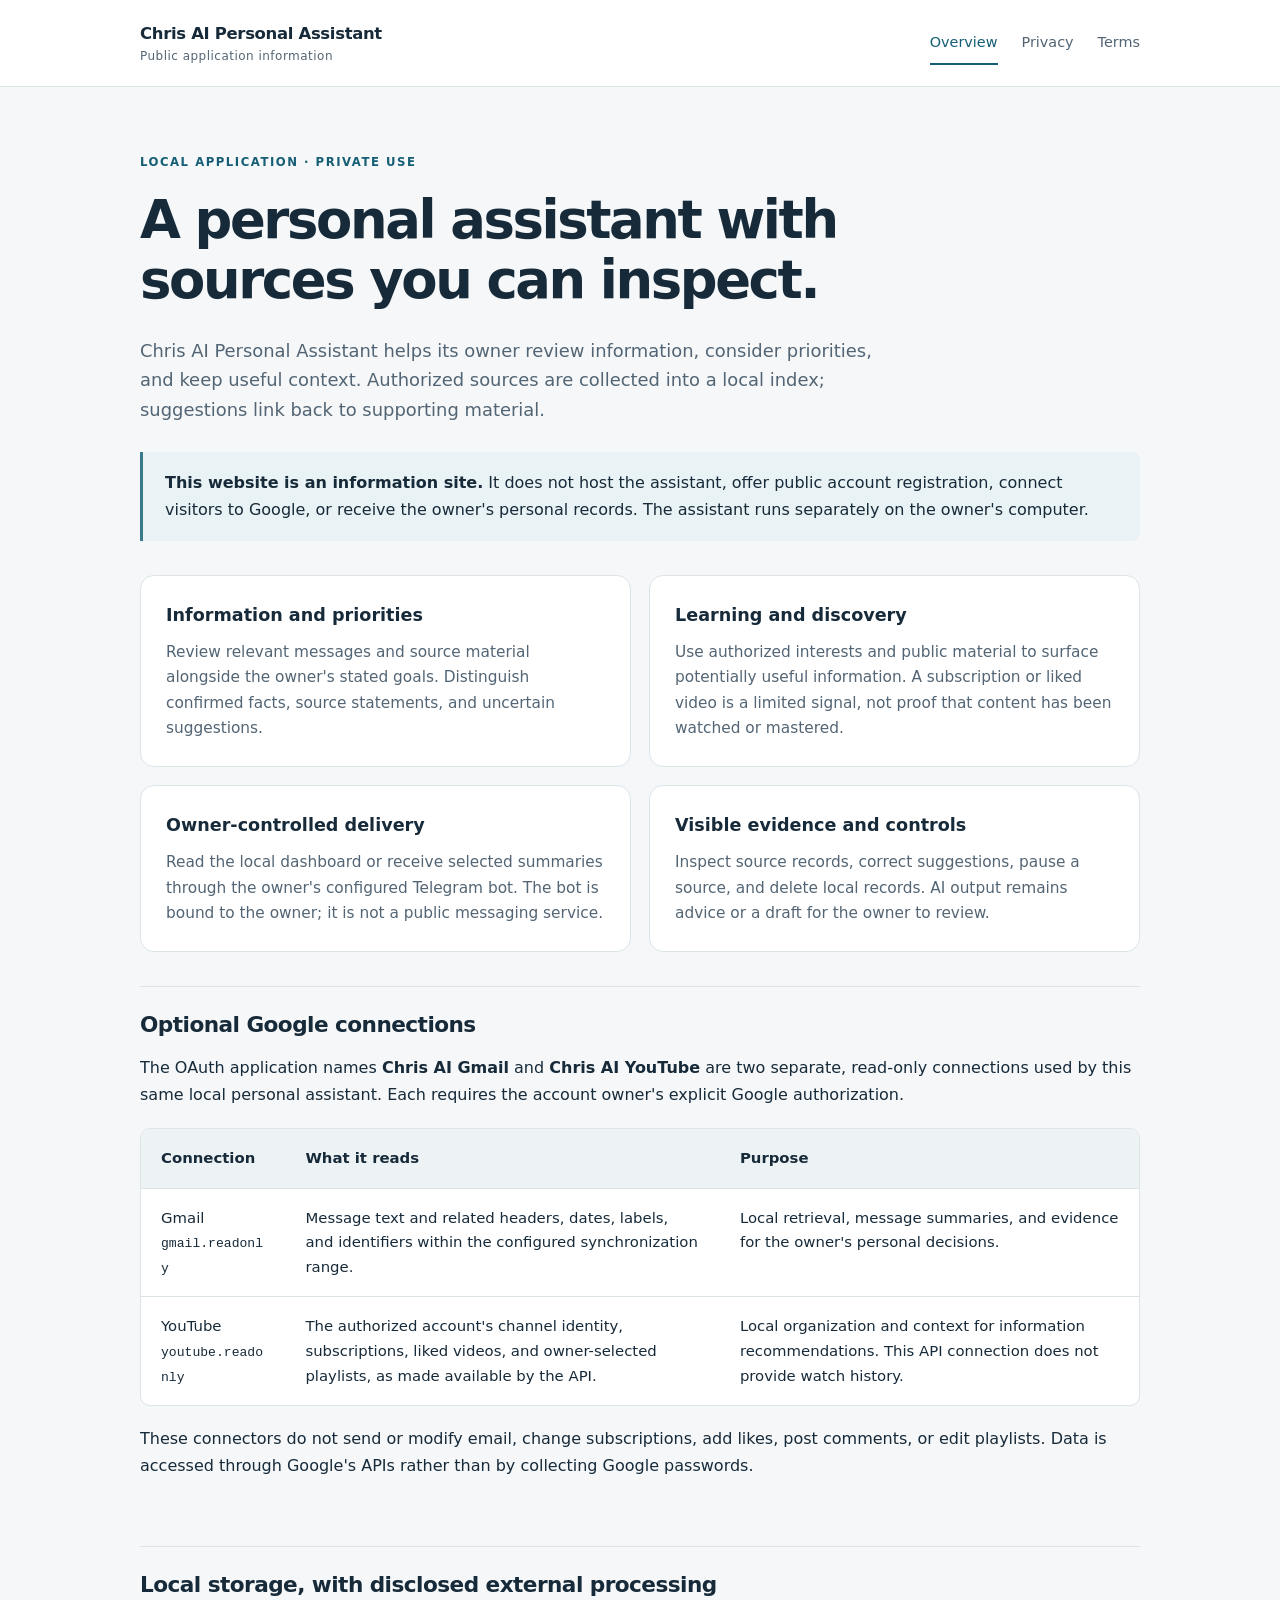
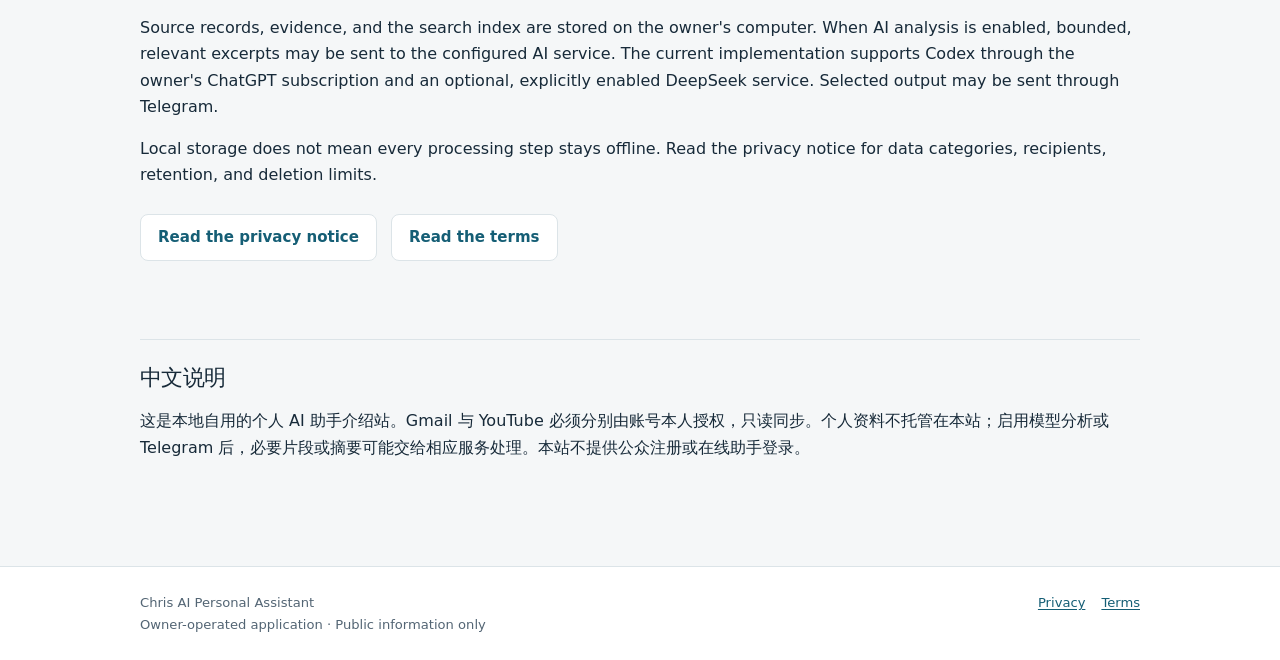
<file: index.html>
<!doctype html>
<html lang="en">
<head>
  <meta charset="utf-8">
  <meta name="viewport" content="width=device-width, initial-scale=1">
  <meta name="description" content="Public information about Chris AI Personal Assistant, an owner-operated local application with optional read-only Gmail and YouTube connections.">
  <meta name="referrer" content="no-referrer">
  <meta http-equiv="Content-Security-Policy" content="default-src 'none'; style-src 'self'; img-src 'self'; base-uri 'none'; form-action 'none'">
  <title>Chris AI Personal Assistant</title>
  <link rel="stylesheet" href="site.css">
</head>
<body>
  <a class="skip" href="#main">Skip to content</a>
  <header>
    <div class="wrap header-row">
      <a class="brand" href="index.html">Chris AI Personal Assistant<span>Public application information</span></a>
      <nav aria-label="Main navigation">
        <a href="index.html" aria-current="page">Overview</a>
        <a href="privacy.html">Privacy</a>
        <a href="terms.html">Terms</a>
      </nav>
    </div>
  </header>
  <main class="wrap" id="main">
    <p class="eyebrow">Local application · private use</p>
    <h1>A personal assistant with sources you can inspect.</h1>
    <p class="lead">Chris AI Personal Assistant helps its owner review information, consider priorities, and keep useful context. Authorized sources are collected into a local index; suggestions link back to supporting material.</p>
    <aside class="note">
      <p><strong>This website is an information site.</strong> It does not host the assistant, offer public account registration, connect visitors to Google, or receive the owner's personal records. The assistant runs separately on the owner's computer.</p>
    </aside>
    <div class="grid">
      <section class="card">
        <h2>Information and priorities</h2>
        <p>Review relevant messages and source material alongside the owner's stated goals. Distinguish confirmed facts, source statements, and uncertain suggestions.</p>
      </section>
      <section class="card">
        <h2>Learning and discovery</h2>
        <p>Use authorized interests and public material to surface potentially useful information. A subscription or liked video is a limited signal, not proof that content has been watched or mastered.</p>
      </section>
      <section class="card">
        <h2>Owner-controlled delivery</h2>
        <p>Read the local dashboard or receive selected summaries through the owner's configured Telegram bot. The bot is bound to the owner; it is not a public messaging service.</p>
      </section>
      <section class="card">
        <h2>Visible evidence and controls</h2>
        <p>Inspect source records, correct suggestions, pause a source, and delete local records. AI output remains advice or a draft for the owner to review.</p>
      </section>
    </div>
    <section class="section" aria-labelledby="connections">
      <h2 id="connections">Optional Google connections</h2>
      <p>The OAuth application names <strong>Chris AI Gmail</strong> and <strong>Chris AI YouTube</strong> are two separate, read-only connections used by this same local personal assistant. Each requires the account owner's explicit Google authorization.</p>
      <div class="table-wrap">
        <table>
          <thead><tr><th scope="col">Connection</th><th scope="col">What it reads</th><th scope="col">Purpose</th></tr></thead>
          <tbody>
            <tr><td>Gmail<br><code>gmail.readonly</code></td><td>Message text and related headers, dates, labels, and identifiers within the configured synchronization range.</td><td>Local retrieval, message summaries, and evidence for the owner's personal decisions.</td></tr>
            <tr><td>YouTube<br><code>youtube.readonly</code></td><td>The authorized account's channel identity, subscriptions, liked videos, and owner-selected playlists, as made available by the API.</td><td>Local organization and context for information recommendations. This API connection does not provide watch history.</td></tr>
          </tbody>
        </table>
      </div>
      <p>These connectors do not send or modify email, change subscriptions, add likes, post comments, or edit playlists. Data is accessed through Google's APIs rather than by collecting Google passwords.</p>
    </section>
    <section class="section" aria-labelledby="processing">
      <h2 id="processing">Local storage, with disclosed external processing</h2>
      <p>Source records, evidence, and the search index are stored on the owner's computer. When AI analysis is enabled, bounded, relevant excerpts may be sent to the configured AI service. The current implementation supports Codex through the owner's ChatGPT subscription and an optional, explicitly enabled DeepSeek service. Selected output may be sent through Telegram.</p>
      <p>Local storage does not mean every processing step stays offline. Read the privacy notice for data categories, recipients, retention, and deletion limits.</p>
      <div class="links"><a class="button" href="privacy.html">Read the privacy notice</a><a class="button" href="terms.html">Read the terms</a></div>
    </section>
    <section class="section" lang="zh-CN" aria-labelledby="chinese">
      <h2 id="chinese">中文说明</h2>
      <p>这是本地自用的个人 AI 助手介绍站。Gmail 与 YouTube 必须分别由账号本人授权，只读同步。个人资料不托管在本站；启用模型分析或 Telegram 后，必要片段或摘要可能交给相应服务处理。本站不提供公众注册或在线助手登录。</p>
    </section>
  </main>
  <footer><div class="wrap footer-row"><p>Chris AI Personal Assistant<br>Owner-operated application · Public information only</p><p><a href="privacy.html">Privacy</a><a href="terms.html">Terms</a></p></div></footer>
</body>
</html>
</file>
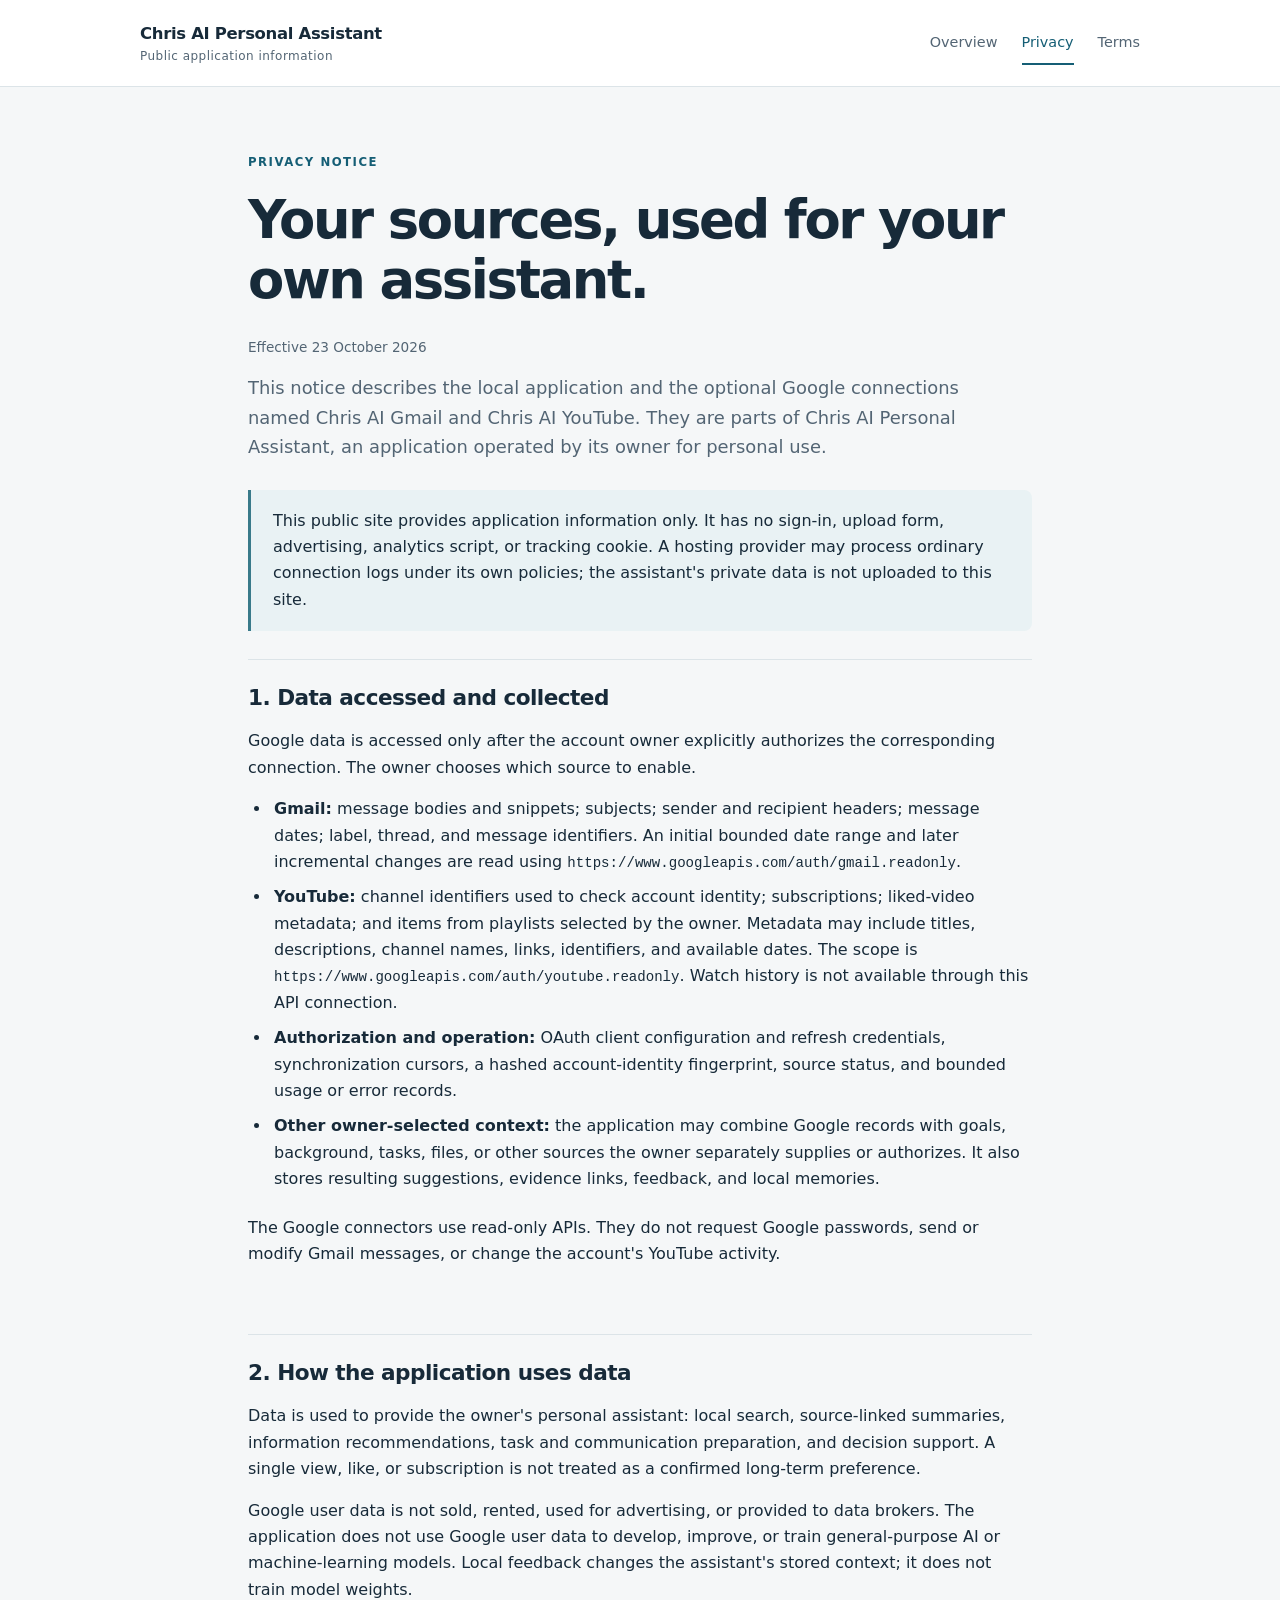
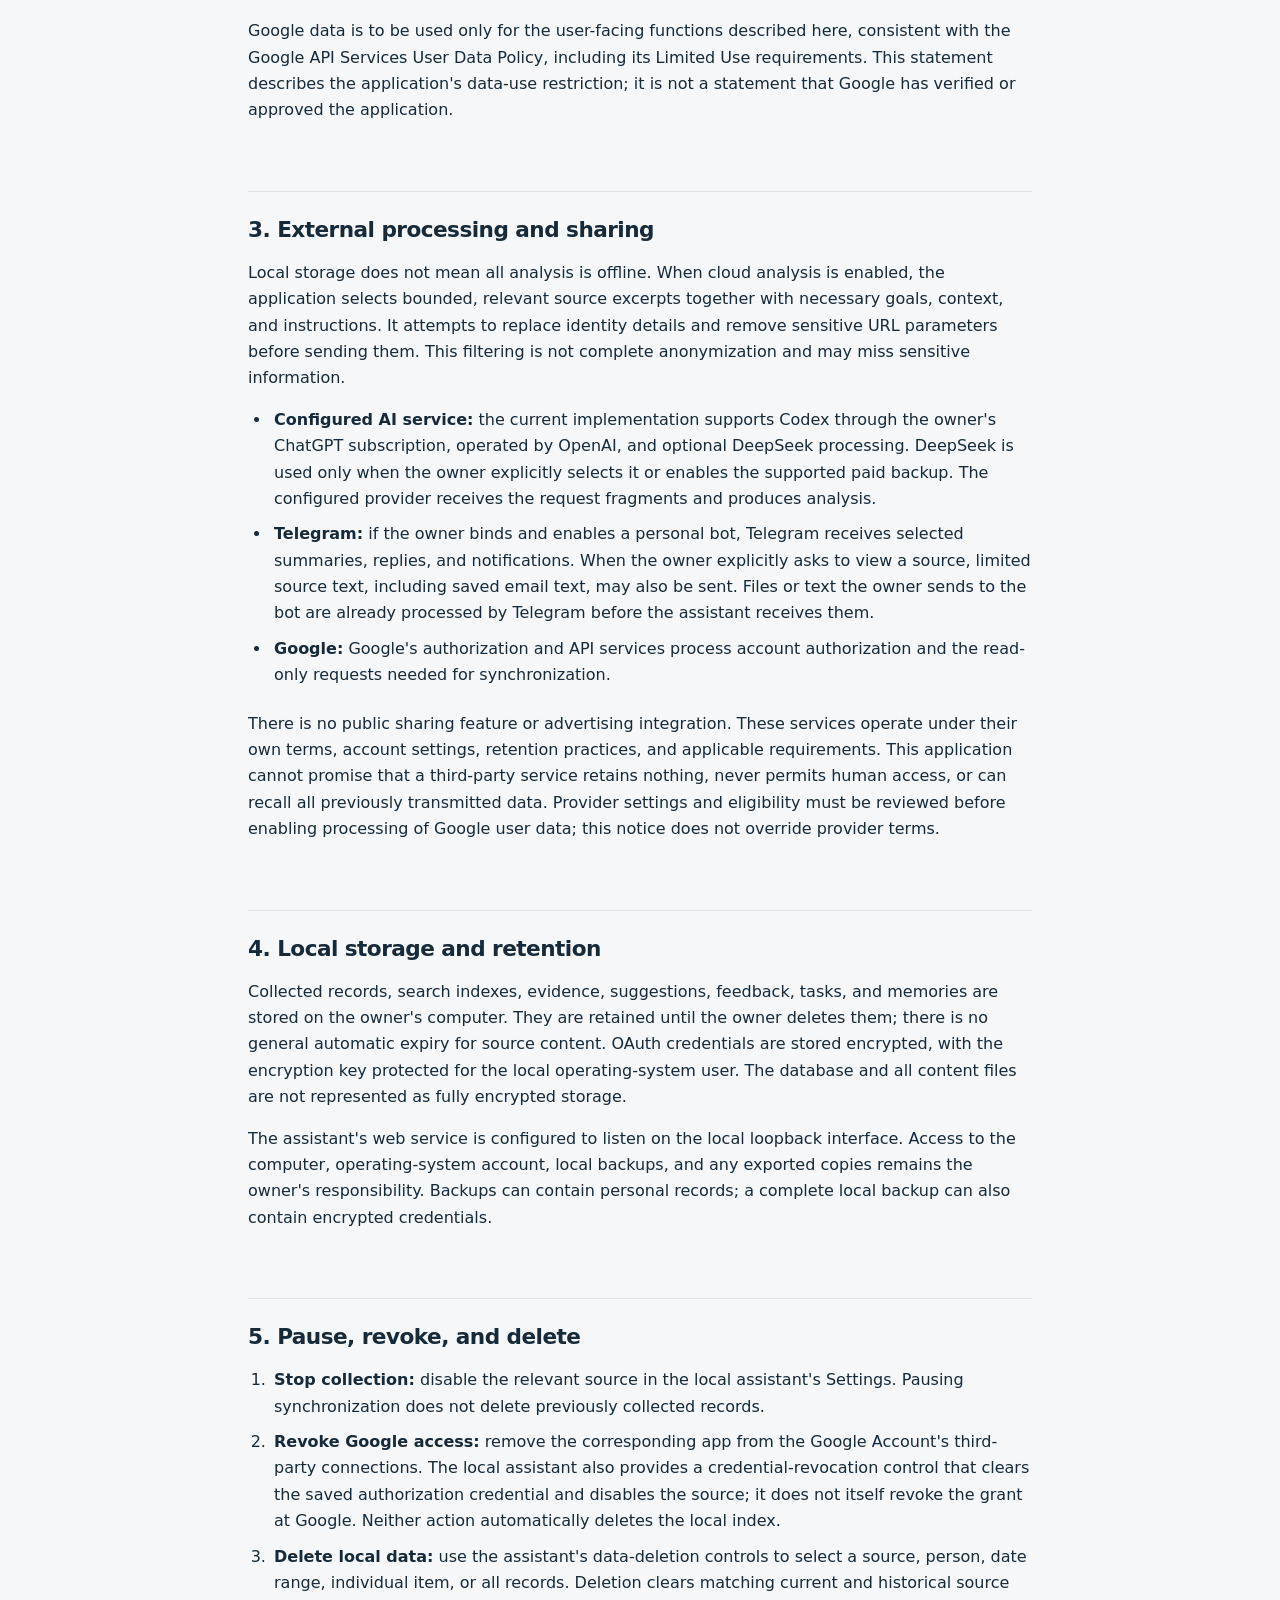
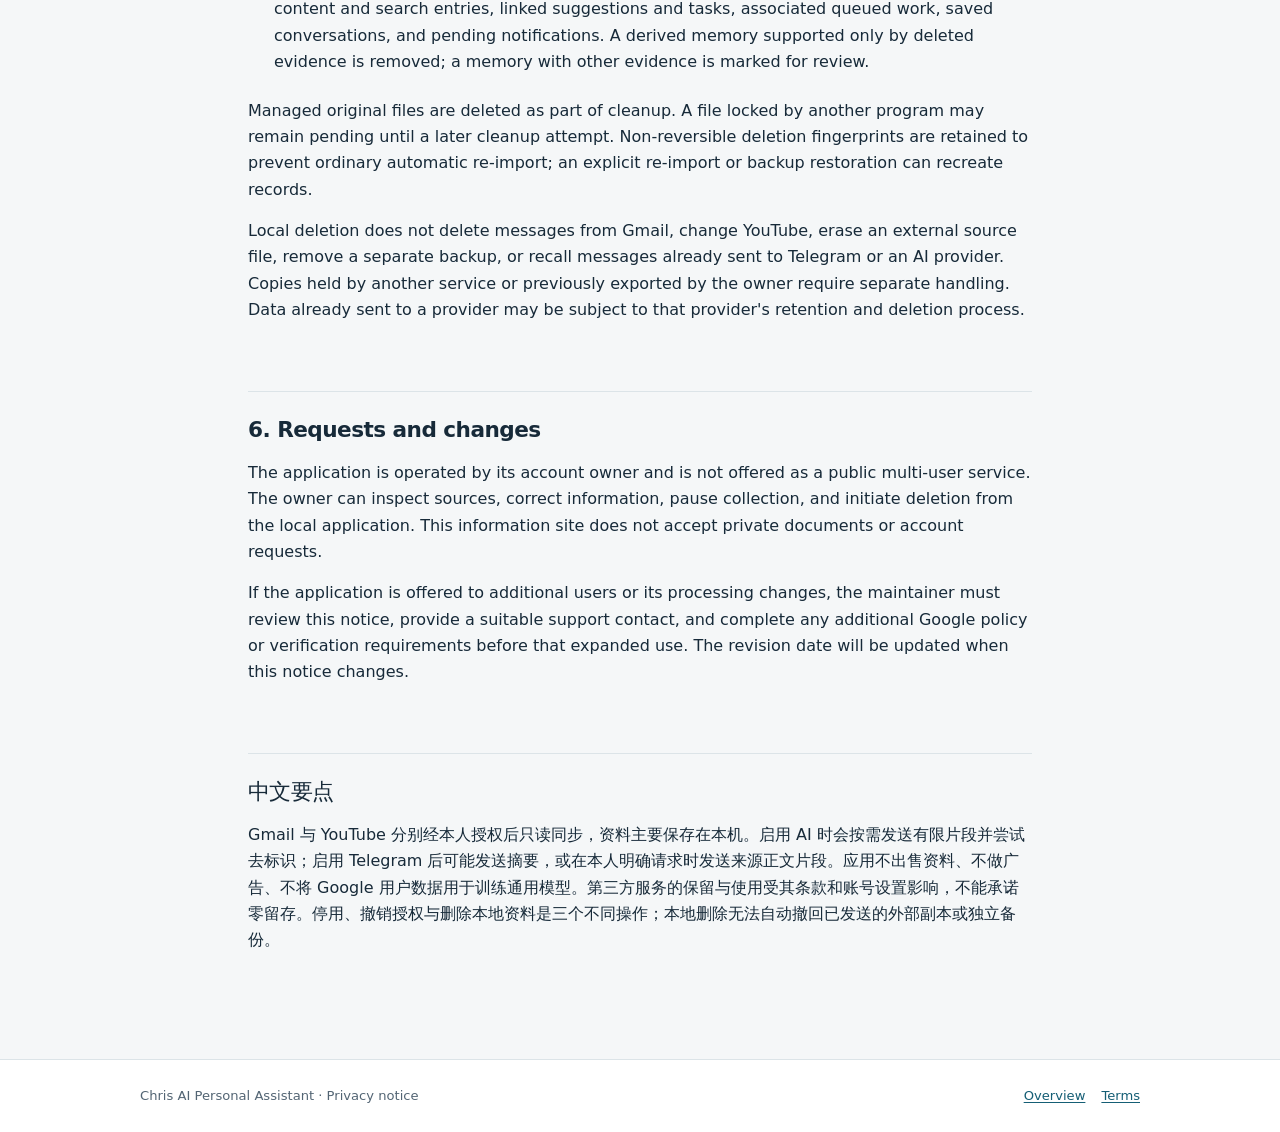
<file: privacy.html>
<!doctype html>
<html lang="en">
<head>
  <meta charset="utf-8">
  <meta name="viewport" content="width=device-width, initial-scale=1">
  <meta name="description" content="Privacy notice for the owner-operated Chris AI Personal Assistant and its read-only Gmail and YouTube connections.">
  <meta name="referrer" content="no-referrer">
  <meta http-equiv="Content-Security-Policy" content="default-src 'none'; style-src 'self'; img-src 'self'; base-uri 'none'; form-action 'none'">
  <title>Privacy · Chris AI Personal Assistant</title>
  <link rel="stylesheet" href="site.css">
</head>
<body>
  <a class="skip" href="#main">Skip to content</a>
  <header><div class="wrap header-row">
    <a class="brand" href="index.html">Chris AI Personal Assistant<span>Public application information</span></a>
    <nav aria-label="Main navigation"><a href="index.html">Overview</a><a href="privacy.html" aria-current="page">Privacy</a><a href="terms.html">Terms</a></nav>
  </div></header>
  <main class="wrap prose" id="main">
    <p class="eyebrow">Privacy notice</p>
    <h1>Your sources, used for your own assistant.</h1>
    <p class="meta">Effective 23 October 2026</p>
    <p class="lead">This notice describes the local application and the optional Google connections named Chris AI Gmail and Chris AI YouTube. They are parts of Chris AI Personal Assistant, an application operated by its owner for personal use.</p>
    <aside class="note"><p>This public site provides application information only. It has no sign-in, upload form, advertising, analytics script, or tracking cookie. A hosting provider may process ordinary connection logs under its own policies; the assistant's private data is not uploaded to this site.</p></aside>
    <section class="section" aria-labelledby="access">
      <h2 id="access">1. Data accessed and collected</h2>
      <p>Google data is accessed only after the account owner explicitly authorizes the corresponding connection. The owner chooses which source to enable.</p>
      <ul>
        <li><strong>Gmail:</strong> message bodies and snippets; subjects; sender and recipient headers; message dates; label, thread, and message identifiers. An initial bounded date range and later incremental changes are read using <code>https://www.googleapis.com/auth/gmail.readonly</code>.</li>
        <li><strong>YouTube:</strong> channel identifiers used to check account identity; subscriptions; liked-video metadata; and items from playlists selected by the owner. Metadata may include titles, descriptions, channel names, links, identifiers, and available dates. The scope is <code>https://www.googleapis.com/auth/youtube.readonly</code>. Watch history is not available through this API connection.</li>
        <li><strong>Authorization and operation:</strong> OAuth client configuration and refresh credentials, synchronization cursors, a hashed account-identity fingerprint, source status, and bounded usage or error records.</li>
        <li><strong>Other owner-selected context:</strong> the application may combine Google records with goals, background, tasks, files, or other sources the owner separately supplies or authorizes. It also stores resulting suggestions, evidence links, feedback, and local memories.</li>
      </ul>
      <p>The Google connectors use read-only APIs. They do not request Google passwords, send or modify Gmail messages, or change the account's YouTube activity.</p>
    </section>
    <section class="section" aria-labelledby="use">
      <h2 id="use">2. How the application uses data</h2>
      <p>Data is used to provide the owner's personal assistant: local search, source-linked summaries, information recommendations, task and communication preparation, and decision support. A single view, like, or subscription is not treated as a confirmed long-term preference.</p>
      <p>Google user data is not sold, rented, used for advertising, or provided to data brokers. The application does not use Google user data to develop, improve, or train general-purpose AI or machine-learning models. Local feedback changes the assistant's stored context; it does not train model weights.</p>
      <p>Google data is to be used only for the user-facing functions described here, consistent with the Google API Services User Data Policy, including its Limited Use requirements. This statement describes the application's data-use restriction; it is not a statement that Google has verified or approved the application.</p>
    </section>
    <section class="section" aria-labelledby="sharing">
      <h2 id="sharing">3. External processing and sharing</h2>
      <p>Local storage does not mean all analysis is offline. When cloud analysis is enabled, the application selects bounded, relevant source excerpts together with necessary goals, context, and instructions. It attempts to replace identity details and remove sensitive URL parameters before sending them. This filtering is not complete anonymization and may miss sensitive information.</p>
      <ul>
        <li><strong>Configured AI service:</strong> the current implementation supports Codex through the owner's ChatGPT subscription, operated by OpenAI, and optional DeepSeek processing. DeepSeek is used only when the owner explicitly selects it or enables the supported paid backup. The configured provider receives the request fragments and produces analysis.</li>
        <li><strong>Telegram:</strong> if the owner binds and enables a personal bot, Telegram receives selected summaries, replies, and notifications. When the owner explicitly asks to view a source, limited source text, including saved email text, may also be sent. Files or text the owner sends to the bot are already processed by Telegram before the assistant receives them.</li>
        <li><strong>Google:</strong> Google's authorization and API services process account authorization and the read-only requests needed for synchronization.</li>
      </ul>
      <p>There is no public sharing feature or advertising integration. These services operate under their own terms, account settings, retention practices, and applicable requirements. This application cannot promise that a third-party service retains nothing, never permits human access, or can recall all previously transmitted data. Provider settings and eligibility must be reviewed before enabling processing of Google user data; this notice does not override provider terms.</p>
    </section>
    <section class="section" aria-labelledby="storage">
      <h2 id="storage">4. Local storage and retention</h2>
      <p>Collected records, search indexes, evidence, suggestions, feedback, tasks, and memories are stored on the owner's computer. They are retained until the owner deletes them; there is no general automatic expiry for source content. OAuth credentials are stored encrypted, with the encryption key protected for the local operating-system user. The database and all content files are not represented as fully encrypted storage.</p>
      <p>The assistant's web service is configured to listen on the local loopback interface. Access to the computer, operating-system account, local backups, and any exported copies remains the owner's responsibility. Backups can contain personal records; a complete local backup can also contain encrypted credentials.</p>
    </section>
    <section class="section" aria-labelledby="controls">
      <h2 id="controls">5. Pause, revoke, and delete</h2>
      <ol>
        <li><strong>Stop collection:</strong> disable the relevant source in the local assistant's Settings. Pausing synchronization does not delete previously collected records.</li>
        <li><strong>Revoke Google access:</strong> remove the corresponding app from the Google Account's third-party connections. The local assistant also provides a credential-revocation control that clears the saved authorization credential and disables the source; it does not itself revoke the grant at Google. Neither action automatically deletes the local index.</li>
        <li><strong>Delete local data:</strong> use the assistant's data-deletion controls to select a source, person, date range, individual item, or all records. Deletion clears matching current and historical source content and search entries, linked suggestions and tasks, associated queued work, saved conversations, and pending notifications. A derived memory supported only by deleted evidence is removed; a memory with other evidence is marked for review.</li>
      </ol>
      <p>Managed original files are deleted as part of cleanup. A file locked by another program may remain pending until a later cleanup attempt. Non-reversible deletion fingerprints are retained to prevent ordinary automatic re-import; an explicit re-import or backup restoration can recreate records.</p>
      <p>Local deletion does not delete messages from Gmail, change YouTube, erase an external source file, remove a separate backup, or recall messages already sent to Telegram or an AI provider. Copies held by another service or previously exported by the owner require separate handling. Data already sent to a provider may be subject to that provider's retention and deletion process.</p>
    </section>
    <section class="section" aria-labelledby="owner">
      <h2 id="owner">6. Requests and changes</h2>
      <p>The application is operated by its account owner and is not offered as a public multi-user service. The owner can inspect sources, correct information, pause collection, and initiate deletion from the local application. This information site does not accept private documents or account requests.</p>
      <p>If the application is offered to additional users or its processing changes, the maintainer must review this notice, provide a suitable support contact, and complete any additional Google policy or verification requirements before that expanded use. The revision date will be updated when this notice changes.</p>
    </section>
    <section class="section" lang="zh-CN" aria-labelledby="zh">
      <h2 id="zh">中文要点</h2>
      <p>Gmail 与 YouTube 分别经本人授权后只读同步，资料主要保存在本机。启用 AI 时会按需发送有限片段并尝试去标识；启用 Telegram 后可能发送摘要，或在本人明确请求时发送来源正文片段。应用不出售资料、不做广告、不将 Google 用户数据用于训练通用模型。第三方服务的保留与使用受其条款和账号设置影响，不能承诺零留存。停用、撤销授权与删除本地资料是三个不同操作；本地删除无法自动撤回已发送的外部副本或独立备份。</p>
    </section>
  </main>
  <footer><div class="wrap footer-row"><p>Chris AI Personal Assistant · Privacy notice</p><p><a href="index.html">Overview</a><a href="terms.html">Terms</a></p></div></footer>
</body>
</html>
</file>
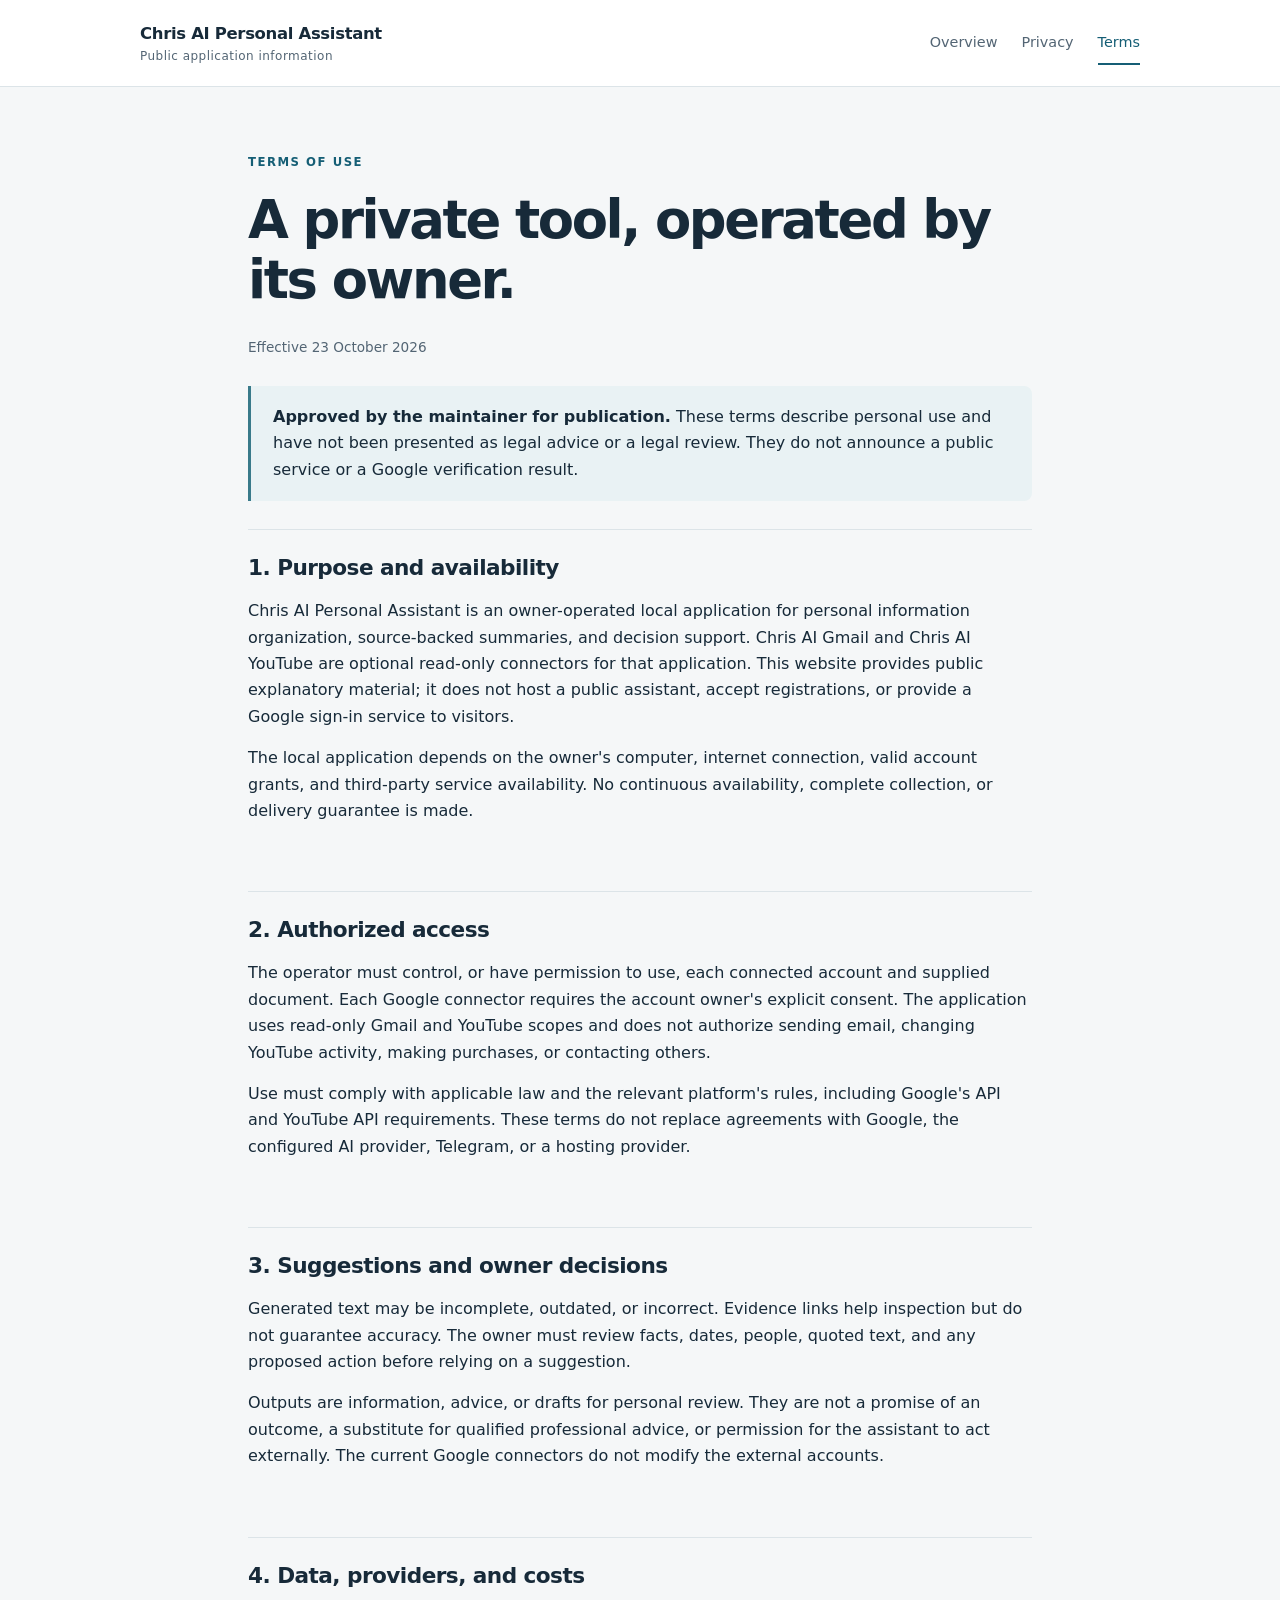
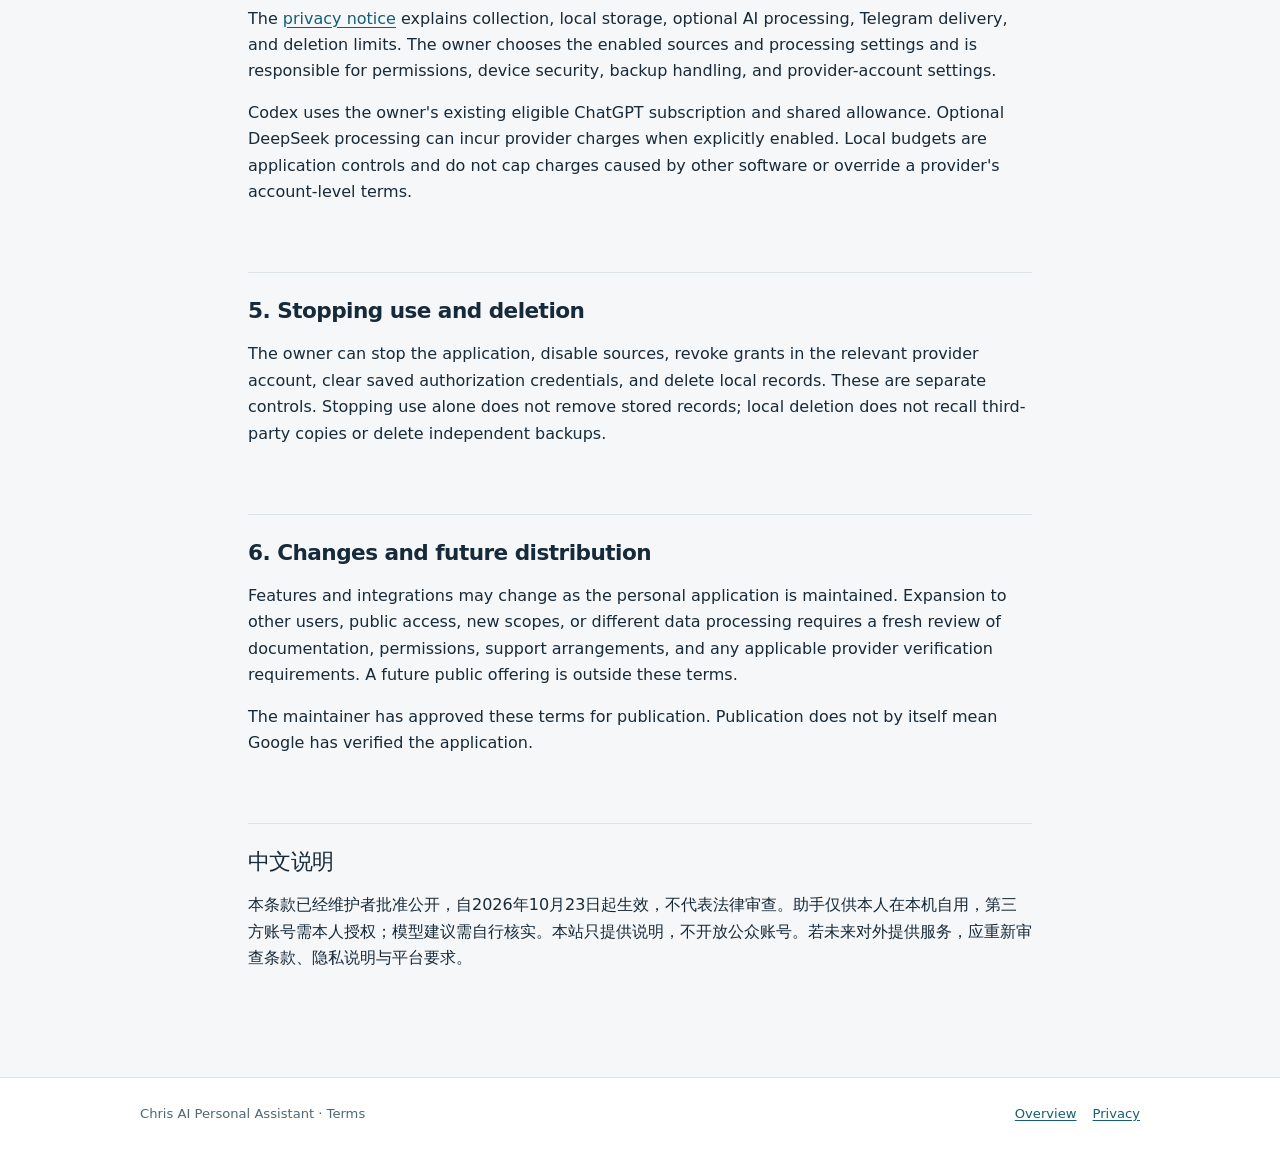
<file: terms.html>
<!doctype html>
<html lang="en">
<head>
  <meta charset="utf-8">
  <meta name="viewport" content="width=device-width, initial-scale=1">
  <meta name="description" content="Terms describing the private, owner-operated use of Chris AI Personal Assistant.">
  <meta name="referrer" content="no-referrer">
  <meta http-equiv="Content-Security-Policy" content="default-src 'none'; style-src 'self'; img-src 'self'; base-uri 'none'; form-action 'none'">
  <title>Terms · Chris AI Personal Assistant</title>
  <link rel="stylesheet" href="site.css">
</head>
<body>
  <a class="skip" href="#main">Skip to content</a>
  <header><div class="wrap header-row">
    <a class="brand" href="index.html">Chris AI Personal Assistant<span>Public application information</span></a>
    <nav aria-label="Main navigation"><a href="index.html">Overview</a><a href="privacy.html">Privacy</a><a href="terms.html" aria-current="page">Terms</a></nav>
  </div></header>
  <main class="wrap prose" id="main">
    <p class="eyebrow">Terms of use</p>
    <h1>A private tool, operated by its owner.</h1>
    <p class="meta">Effective 23 October 2026</p>
    <aside class="note"><p><strong>Approved by the maintainer for publication.</strong> These terms describe personal use and have not been presented as legal advice or a legal review. They do not announce a public service or a Google verification result.</p></aside>
    <section class="section" aria-labelledby="purpose">
      <h2 id="purpose">1. Purpose and availability</h2>
      <p>Chris AI Personal Assistant is an owner-operated local application for personal information organization, source-backed summaries, and decision support. Chris AI Gmail and Chris AI YouTube are optional read-only connectors for that application. This website provides public explanatory material; it does not host a public assistant, accept registrations, or provide a Google sign-in service to visitors.</p>
      <p>The local application depends on the owner's computer, internet connection, valid account grants, and third-party service availability. No continuous availability, complete collection, or delivery guarantee is made.</p>
    </section>
    <section class="section" aria-labelledby="authorization">
      <h2 id="authorization">2. Authorized access</h2>
      <p>The operator must control, or have permission to use, each connected account and supplied document. Each Google connector requires the account owner's explicit consent. The application uses read-only Gmail and YouTube scopes and does not authorize sending email, changing YouTube activity, making purchases, or contacting others.</p>
      <p>Use must comply with applicable law and the relevant platform's rules, including Google's API and YouTube API requirements. These terms do not replace agreements with Google, the configured AI provider, Telegram, or a hosting provider.</p>
    </section>
    <section class="section" aria-labelledby="ai">
      <h2 id="ai">3. Suggestions and owner decisions</h2>
      <p>Generated text may be incomplete, outdated, or incorrect. Evidence links help inspection but do not guarantee accuracy. The owner must review facts, dates, people, quoted text, and any proposed action before relying on a suggestion.</p>
      <p>Outputs are information, advice, or drafts for personal review. They are not a promise of an outcome, a substitute for qualified professional advice, or permission for the assistant to act externally. The current Google connectors do not modify the external accounts.</p>
    </section>
    <section class="section" aria-labelledby="data">
      <h2 id="data">4. Data, providers, and costs</h2>
      <p>The <a href="privacy.html">privacy notice</a> explains collection, local storage, optional AI processing, Telegram delivery, and deletion limits. The owner chooses the enabled sources and processing settings and is responsible for permissions, device security, backup handling, and provider-account settings.</p>
      <p>Codex uses the owner's existing eligible ChatGPT subscription and shared allowance. Optional DeepSeek processing can incur provider charges when explicitly enabled. Local budgets are application controls and do not cap charges caused by other software or override a provider's account-level terms.</p>
    </section>
    <section class="section" aria-labelledby="stop">
      <h2 id="stop">5. Stopping use and deletion</h2>
      <p>The owner can stop the application, disable sources, revoke grants in the relevant provider account, clear saved authorization credentials, and delete local records. These are separate controls. Stopping use alone does not remove stored records; local deletion does not recall third-party copies or delete independent backups.</p>
    </section>
    <section class="section" aria-labelledby="change">
      <h2 id="change">6. Changes and future distribution</h2>
      <p>Features and integrations may change as the personal application is maintained. Expansion to other users, public access, new scopes, or different data processing requires a fresh review of documentation, permissions, support arrangements, and any applicable provider verification requirements. A future public offering is outside these terms.</p>
      <p>The maintainer has approved these terms for publication. Publication does not by itself mean Google has verified the application.</p>
    </section>
    <section class="section" lang="zh-CN" aria-labelledby="zh">
      <h2 id="zh">中文说明</h2>
      <p>本条款已经维护者批准公开，自2026年10月23日起生效，不代表法律审查。助手仅供本人在本机自用，第三方账号需本人授权；模型建议需自行核实。本站只提供说明，不开放公众账号。若未来对外提供服务，应重新审查条款、隐私说明与平台要求。</p>
    </section>
  </main>
  <footer><div class="wrap footer-row"><p>Chris AI Personal Assistant · Terms</p><p><a href="index.html">Overview</a><a href="privacy.html">Privacy</a></p></div></footer>
</body>
</html>
</file>
<file: site.css>
:root {
  color-scheme: light;
  font-family: ui-sans-serif, system-ui, -apple-system, BlinkMacSystemFont, "Segoe UI", sans-serif;
  color: #172a39;
  background: #f5f7f8;
  line-height: 1.65;
  font-synthesis: none;
  --muted: #536574;
  --line: #dce4e8;
  --accent: #155e75;
}
* { box-sizing: border-box; }
body { margin: 0; }
a { color: var(--accent); text-underline-offset: .18em; }
a:hover { color: #0a3d51; }
a:focus-visible { outline: 3px solid #dc9b30; outline-offset: 4px; border-radius: 2px; }
.skip { position: absolute; top: -5rem; left: 1rem; background: white; padding: .6rem 1rem; z-index: 2; }
.skip:focus { top: 1rem; }
.wrap { max-width: 1056px; margin-inline: auto; padding-inline: 28px; }
header { background: #fff; border-bottom: 1px solid var(--line); }
.header-row { min-height: 86px; display: flex; align-items: center; justify-content: space-between; gap: 24px; }
.brand { color: #172a39; font-weight: 720; font-size: 1.03rem; text-decoration: none; letter-spacing: -.02em; }
.brand span { display: block; color: var(--muted); font-size: .75rem; font-weight: 450; letter-spacing: .04em; }
nav { display: flex; gap: 24px; flex-wrap: wrap; font-size: .9rem; }
nav a { color: var(--muted); text-decoration: none; padding-block: 8px; }
nav a[aria-current="page"] { color: var(--accent); box-shadow: 0 2px var(--accent); }
main { padding-block: 66px; }
.eyebrow { color: var(--accent); text-transform: uppercase; font-weight: 700; letter-spacing: .13em; font-size: .73rem; margin: 0 0 18px; }
h1 { font-size: clamp(2.1rem, 5vw, 3.3rem); line-height: 1.13; letter-spacing: -.045em; font-weight: 710; max-width: 800px; margin: 0 0 26px; }
.lead { font-size: 1.12rem; max-width: 740px; color: var(--muted); margin-bottom: 28px; }
.note { background: #e9f2f4; border-left: 3px solid #397a8a; padding: 18px 22px; margin-block: 28px; border-radius: 0 8px 8px 0; }
.note p { margin: 0; }
.grid { display: grid; grid-template-columns: repeat(2, minmax(0, 1fr)); gap: 18px; margin-block: 34px; }
.card { border: 1px solid var(--line); border-radius: 14px; padding: 25px; background: #fff; }
.card h2 { font-size: 1.1rem; margin: 0 0 10px; }
.card p { color: var(--muted); margin: 0; font-size: .96rem; }
.section { padding-block: 24px; border-top: 1px solid var(--line); margin-top: 28px; }
.section h2 { font-size: 1.35rem; letter-spacing: -.025em; margin: 0 0 16px; line-height: 1.3; }
.section h3 { font-size: 1.05rem; margin: 22px 0 8px; }
p { margin: 0 0 15px; }
ul, ol { padding-left: 23px; margin: 12px 0 22px; }
li { padding-left: 3px; margin-bottom: 9px; }
.prose { max-width: 840px; }
.meta { font-size: .85rem; color: var(--muted); }
.table-wrap { overflow-x: auto; background: #fff; border: 1px solid var(--line); border-radius: 10px; margin-block: 20px; }
table { width: 100%; border-collapse: collapse; text-align: left; font-size: .93rem; }
th, td { padding: 17px 20px; border-bottom: 1px solid var(--line); vertical-align: top; }
th { background: #edf3f5; font-weight: 650; }
tr:last-child td { border-bottom: 0; }
code { font-family: ui-monospace, "Cascadia Code", Consolas, monospace; overflow-wrap: anywhere; font-size: .88em; }
.links { display: flex; flex-wrap: wrap; gap: 14px; margin-block: 26px; }
.button { display: inline-block; padding: 10px 17px; border: 1px solid var(--line); border-radius: 8px; text-decoration: none; background: #fff; font-size: .94rem; font-weight: 600; }
footer { border-top: 1px solid var(--line); padding-block: 25px; color: var(--muted); font-size: .82rem; background: #fff; }
.footer-row { display: flex; align-items: flex-start; justify-content: space-between; gap: 22px; }
footer p { margin: 0; }
footer a { margin-left: 16px; }
@media (max-width: 680px) {
  .wrap { padding-inline: 20px; }
  .header-row { align-items: flex-start; flex-direction: column; gap: 10px; padding-block: 20px; }
  nav { gap: 22px; }
  main { padding-block: 38px; }
  h1 { font-size: 2.3rem; }
  .grid { grid-template-columns: 1fr; }
  .card { padding: 22px; }
  .footer-row { flex-direction: column; }
  footer a { margin-left: 0; margin-right: 16px; }
  th, td { padding: 13px; }
}
</file>
